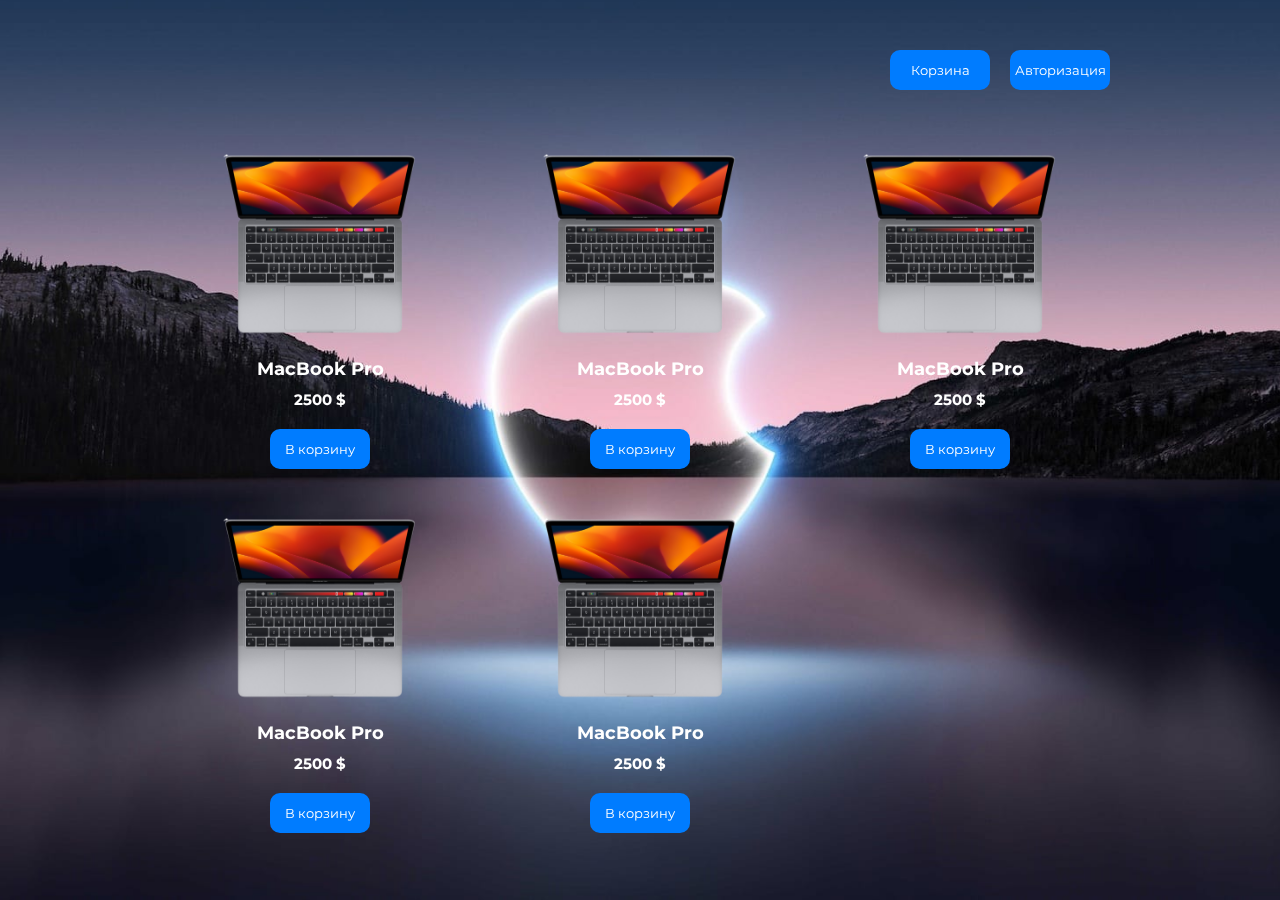
<file: lab_6_2/lab 6(2)/index.html>
<!DOCTYPE html>
<html lang="en">
<head>
    <meta charset="UTF-8">
    <meta http-equiv="X-UA-Compatible" content="IE=edge">
    <meta name="viewport" content="width=device-width, initial-scale=1.0">
    <link rel="stylesheet" href="style.css">
    <title>Store</title>
</head>
<body>
    <div class="scene">
        <div class="layer layer-bg"></div>
    </div>
    <div class="wrapper">
        <div class="wrapper__buttons">
            <div class="wrapper__basket"></div>
            <div class="wrapper__auth" onclick="location.href='authPage/authForm.html'"></div>
        </div>
        <div class="wrapper__products"></div>
    </div>
    <script src="./js/service/buttonService.js"></script>
    <script src="./js/service/productService.js"></script>
    <script src="./js/currency.js"></script>
    <script src="./js/product.js"></script>
    <script src="./js/button.js"></script>
    <script src="./js/catalog.js"></script>
    <script src="index.js"></script>
</body>
</html>
</file>
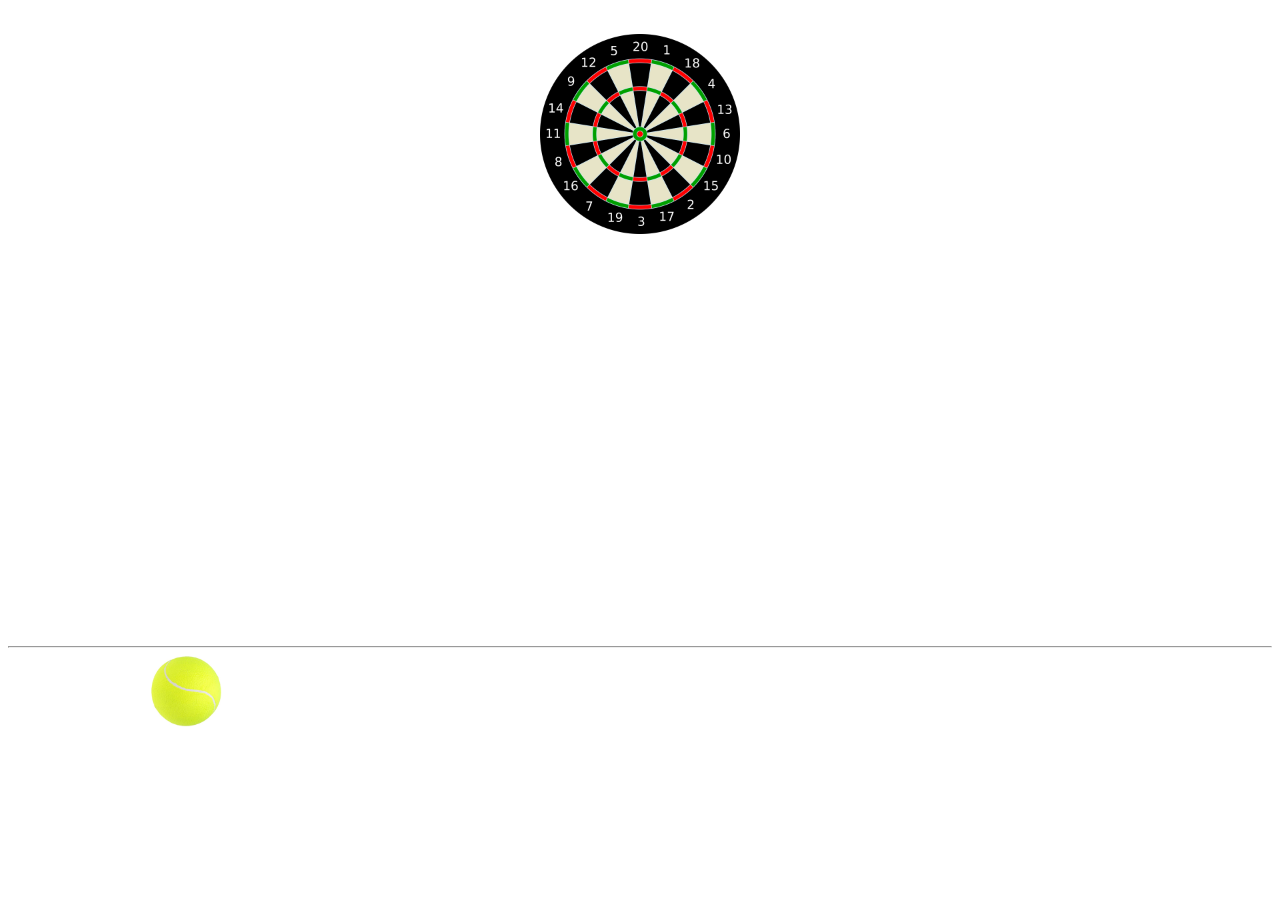
<file: labJS/darts/index.html>
<!DOCTYPE html>
<html lang="en">
<head>
    <meta charset="UTF-8">
    <meta http-equiv="X-UA-Compatible" content="IE=edge">
    <meta name="viewport" content="width=device-width, initial-scale=1.0">
    <link rel="stylesheet" href="style.css">
    <title>Darts</title>
</head>
<body>
    <div class="field">
        <img class="board" src="board.png" alt="board">
    </div>
    <hr class="line">
    <img class="ball" src="ball.jpg" alt="ball">
    <div class="zone"></div>
    <script src="script.js"></script>
</body>
</html>
</file>
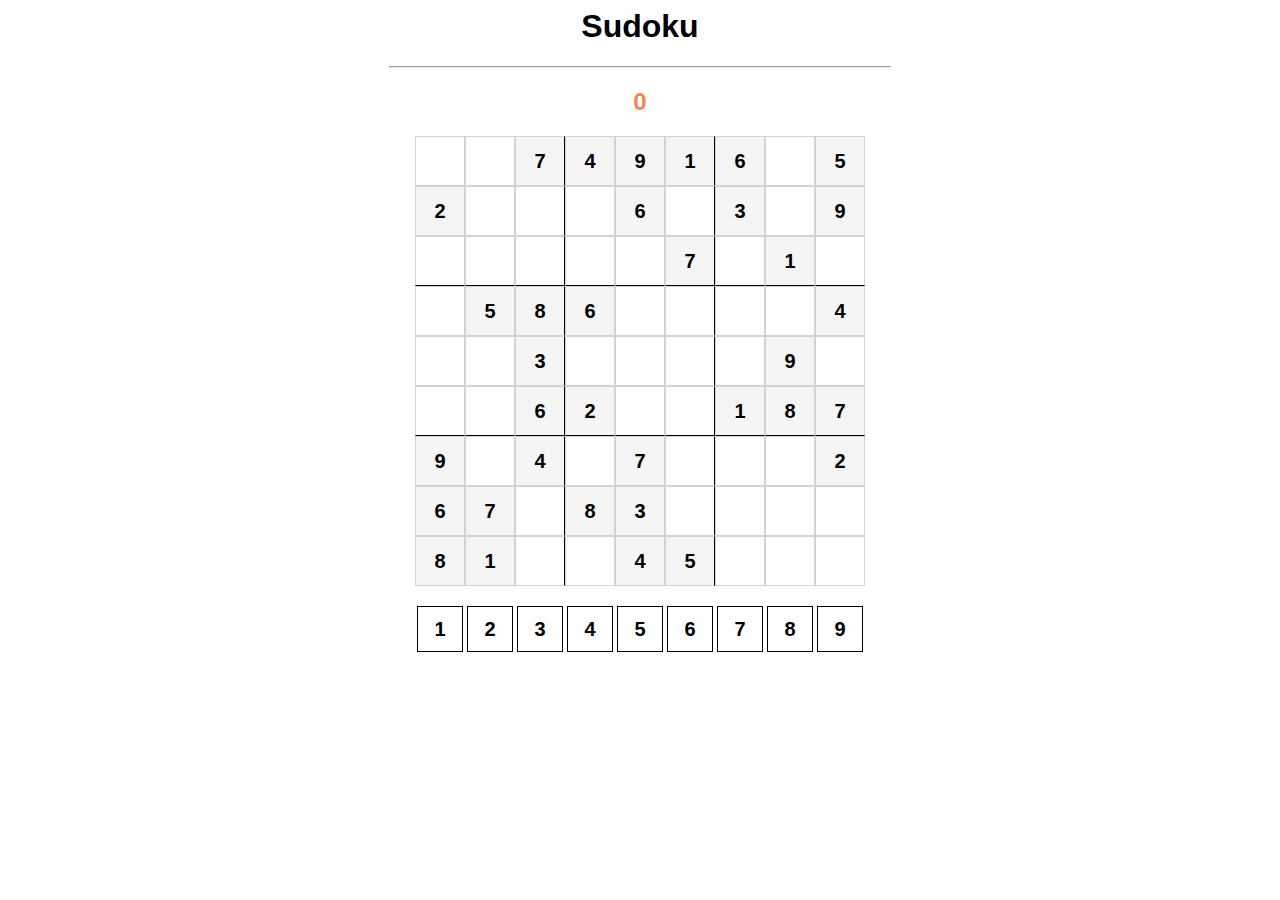
<file: labJS/Sudoku/index.html>
<html>
  <head>
    <meta charset="UTF-8" />
    <meta
      name="viewport"
      content="width=device-width initial-scale=1.0 user-scalable=no"
    />
    <title>Sudoku</title>
    <link rel="stylesheet" href="sudoku.css" />
  </head>
  <body>
    <h1>Sudoku</h1>
    <hr />
    <h2 id="errors">0</h2>
    <div id="board"></div>
    <br />
    <div id="digits"></div>
    <script src="sudoku.js"></script>
    <script src="shapes.js"></script>
  </body>
</html>
</file>
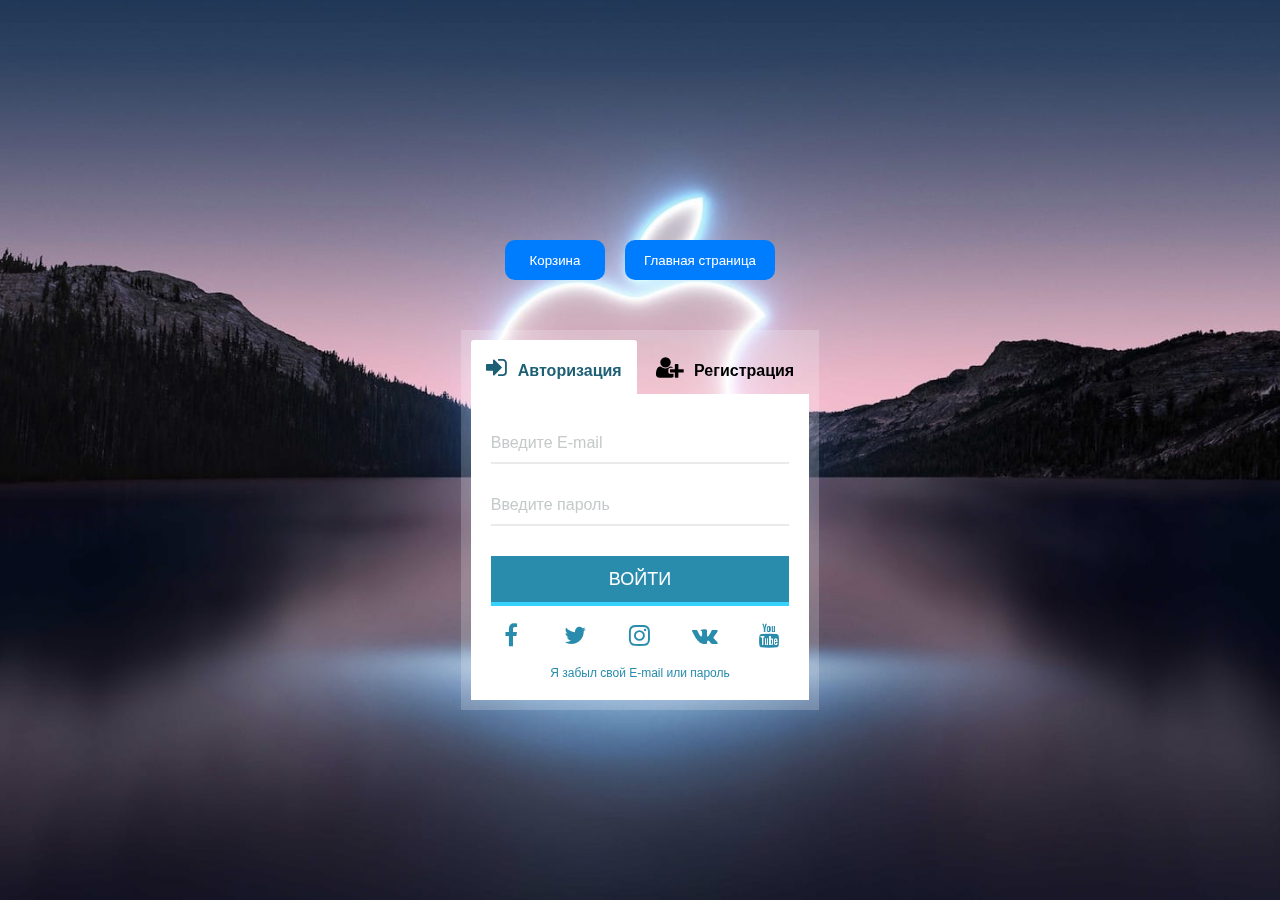
<file: lab_6_2/lab 6(2)/authPage/authForm.html>
<!DOCTYPE html>
<html lang="en">
<head>
    <meta charset="UTF-8">
    <title>Auth</title>
    <link href="https://maxcdn.bootstrapcdn.com/font-awesome/4.7.0/css/font-awesome.min.css" rel="stylesheet">
    <link rel="stylesheet" href="authForm.css">
</head>
<body>
<div class="scene">
    <div class="layer layer-bg"></div>
</div>
<div class="dws-wrapper">
    <div class="wrapper__buttons">
        <div class="wrapper__basket"></div>
        <div class="wrapper__main" onclick="location.href='../index.html'"></div>
    </div>
    <div class="dws-form">
        <input type="radio" id="tab-1" name="tabs" checked>
        <label class="tab" for="tab-1" title="Вкладка 1">Авторизация</label>

        <input type="radio" name="tabs" id="tab-2">
        <label class="tab" for="tab-2" title="Вкладка 2">Регистрация</label>

        <form id="form-1" class="tab-form">
            <div class="box-input">
                <input class="input" type="text" required>
                <label>Введите E-mail</label>
            </div>

            <div class="box-input">
                <input class="input" type="password" required>
                <label>Введите пароль</label>
            </div>

            <a href="#" class="button">Войти</a>
            <ul class="social">
                <li><a href="#"><div><i class="fa fa-facebook"></i></div></a></li>
                <li><a href="#"><div><i class="fa fa-twitter"></i></div></a></li>
                <li><a href="#"><div><i class="fa fa-instagram"></i></div></a></li>
                <li><a href="#"><div><i class="fa fa-vk"></i></div></a></li>
                <li><a href="#"><div><i class="fa fa-youtube"></i></div></a></li>
            </ul>
            <a href="#">Я забыл свой E-mail или пароль</a>
        </form>

        <form id="form-2" class="tab-form">
            <input class="input" type="text" placeholder="Введите свое имя">
            <input class="input" type="text" placeholder="Введите свою фамилию">
            <input class="input" type="date" placeholder="">
            <input class="input" type="email" placeholder="Введите E-mail адрес">
            <input class="input" type="password" placeholder="Введите пароль">
            <a href="#" class="button">Регистрация</a>

            <div class="recover">
                <input type="checkbox" id="ckbox">
                <label for="ckbox">Ознакомлен(-а) и принимаю <a href="#">условия регистрации</a></label>
            </div>
        </form>
    </div>
    <script src="../js/button.js"></script>
    <script src="../js/service/buttonService.js"></script>
    <script src="authForm.js"></script>
</div>
</body>
</html>
</file>
<file: lab_6_2/lab 6(2)/style.css>
@import url('https://fonts.googleapis.com/css2?family=Montserrat&display=swap');

* {
    margin: 0;
    padding: 0;
    font-family: 'Montserrat', sans-serif;
}

h2 {
    font-size: 18px;
}

h3 {
    font-size: 15px;
    margin: 10px 0px;
}

body {
    display: flex;
    justify-content: center;
}

.wrapper {
    width: 75%;
    display: flex;
    flex-direction: column;
}

.wrapper__basket {
    display: flex;
    justify-content: flex-end;
}

.wrapper__products {
    width: 100%;
    display: grid;
    grid-template-columns: repeat(3, 1fr);
}

.product {
    text-align: center;
    margin-bottom: 25px;
    perspective: 1000px;
    transform-style: preserve-3d;
}

.product img {
    display: block;
    margin-left: auto;
    margin-right: auto;
    width: 70%;
    margin-bottom: 10px;
    transition: transform .2s;
}

button {
    border: none;
    border-radius: 10px;
    color: white;
    transition: .5s;
    margin: 10px;
}

button:hover {
    cursor: pointer;
    color: rgb(205, 205, 205);
}

.basket, .auth {
    margin: 50px 10px;
}
h2, h3 {
    color: white;
}
.wrapper__buttons {
    display: flex;
    justify-content: flex-end;
}

body {
    margin: 0;
}

* {
    box-sizing: border-box;
}

.scene {
    position: fixed;
    left: 0;
    top: 0;
    bottom: 0;
    right: 0;
    min-height: 100vh;
    z-index: -1;
}

.layer {
    position: absolute;
    left: -5%;
    top: -10%;
    width: 110%;
    height: 110%;
}

.layer-bg {
    background: url("assets/Mac.jpg") center no-repeat;
    background-size: cover;
}
</file>
<file: labJS/darts/style.css>
.line {
  background-color: red;
  position: relative;
}

.ball {
  width: 70px;
  transform: rotate(90deg);
  position: absolute;
  left: 95%;
}

.ball:hover {
  cursor: pointer;
}

.field {
  height: 70vh;
  position: relative;
}

.zone {
  height: 25vh;
}

.board {
  width: 200px;
  position: absolute;
  top: 20%;
  left: 50%;
  transform: translate(-50%, -50%);
}
</file>
<file: labJS/Sudoku/sudoku.css>
body {
    font-family: Arial, Helvetica, sans-serif;
    text-align: center;
}

hr {
    width: 500px;
}

#errors {
    color: coral;
}

#board {
    width: 450px;
    height: 450px;

    margin: 0 auto;
    display: flex;
    flex-wrap: wrap;
}

.tile {
    width: 48px; 
    height: 48px;
    border: 1px solid lightgray;

    /* Text */
    font-size: 20px;
    font-weight: bold;
    display: flex;
    justify-content: center;
    align-items: center;
}

#digits {
    width: 450px;
    height: 50px;

    margin: 0 auto;
    display: flex;
    flex-wrap: wrap;
}

.number {
    width: 44px; 
    height: 44px;
    border: 1px solid black;
    margin: 2px;

    /* Text */
    font-size: 20px;
    font-weight: bold;
    display: flex;
    justify-content: center;
    align-items: center;
}

.number-selected {
    background-color: gray;
}

.tile-start {
    background-color: whitesmoke;
}

.horizontal-line {
    border-bottom: 1px solid black;
}

.vertical-line {
    border-right: 1px solid black;
}
</file>
<file: lab_6_2/lab 6(2)/authPage/authForm.css>
body {
    margin: 0;
    padding: 0;
    font-family: Roboto, sans-serif;
    -webkit-background-size: cover;
    background-size: cover;
}

.dws-wrapper {
    display: flex;
    height: 100vh;
    justify-content: center;
    align-items: center;
    flex-direction: column;
}

.dws-form {
    background-color: rgba(255, 255, 255, 0.2);
    padding: 10px;
}
.dws-form a {
    text-decoration: none;
    transition: .5s;
    color: #298cad;
}
.dws-form a:hover {
    color: #36d2ff;
}
.dws-form ul {
    list-style: none;
    padding: 0;
    margin: 0;
}
.dws-form input {
    display: block;
    width: 100%;
}
.tab-form {
    background-color: #fff;
    display: none;
    padding: 30px 20px 20px;
}
.tab-form.active,
#tab-1:checked ~ #form-1,
#tab-2:checked ~ #form-2 {
    display: block;
}
label.tab {
    color: black;
    font-weight: 600;
    padding: 15px;
    display: inline-block;
    border-radius: 3px 3px 0 0;
    margin-bottom: -1px;
    cursor: pointer;
}
label.tab.active,
input[name="tabs"]:checked + label {
    background-color: #fff;
    color: #1d5f75;
}
input[name="tabs"] {
    display: none;
}

.tab::before {
    content: '\f090';
    font-family: 'FontAwesome', sans-serif;
    font-size: 24px;
    margin-right: 11px;
    font-weight: normal;
}
.tab[for*='2']::before {
    content: '\f234';
}

.input {
    font-size: 16px;
    border: 2px solid #e9eaea;
    padding: 12px 14px;
    box-sizing: border-box;
    margin-bottom: 22px;
    color: #1e8da6;
    outline: none;
}

::-webkit-input-placeholder {color:#c4c9c9;}
::-moz-placeholder          {color:#298cad;}
:-moz-placeholder           {color:#298cad;}
:-ms-input-placeholder      {color:#298cad;}

.social {
    display: flex;
    justify-content: space-between;
    font-size: 24px;
}
.social a {
    width: 40px;
    height: 40px;
    display: block;
    line-height: 40px;
    text-align: center;
    position: relative;
}
.social li a::before,
.social li a::after {
    content: '';
    position: absolute;
    background: #2fbae1;
    width: 100%;
    height: 1px;
    left: 0;
    transition: transform .5s;
    transform: scaleY(0);
}
.social li a::before {
    transform-origin: right;
}
.social li a::after {
    transform-origin: left;
}
.social li a:hover::before {
    transform: scaleX(0);
    transform-origin: left;
}
.social li a:hover::after {
    transform: scaleX(0);
    transform-origin: right;
}

.social li a div::before,
.social li a div::after {
    content: '';
    position: absolute;
    background: #2fbae1;
    width: 1px;
    height: 100%;
    transition: transform .5s;
    transform: scaleY(0);
}
.social li a div::before {
    left: 0;
    transform-origin: bottom;
}
.social li a div::after {
    right: 0;
    transform-origin: top;
}
.social li a:hover div::before {
    transform: scaleY(1);
    transform-origin: top;
}
.social li a:hover div::after {
    transform: scaleY(1);
    transform-origin: bottom;
}

.social + a {
    margin-top: 10px;
    display: block;
    font-size: 12px;
    text-align: center;
}

.box-input {
    position: relative;
}
.box-input input {
    border: none;
    border-bottom: 2px solid #e9eaea;
    padding: 10px 0;
}
.box-input label {
    position: absolute;
    top: 0;
    left: 0;
    padding-top: 10px;
    color: #c4c9c9;
    transition: .5s;
    pointer-events: none;
}
.box-input input:focus ~ label,
.box-input input:valid ~ label {
    top: -20px;
    font-size: 12px;
    color: #33d3fe;
}

a.button {
    background: #298cad;
    color: #ffffff;
    font-size: 18px;
    text-transform: uppercase;
    display: block;
    text-align: center;
    line-height: 46px;
    margin-top: 30px;
    margin-bottom: 10px;
    position: relative;
    z-index: 1;
    overflow: hidden;
    border-bottom: 4px solid #36d2ff;
}
a.button:hover {
    color: #ffffff;
}
.button::before, .button::after {
    content: "";
    display: block;
    width: 100%;
    height: 100%;
    background: #27bfdc;
    position: absolute;
    top: 0;
    left: -100%;
    transition: .3s;
    z-index: -1;
}
.button::after {
    background: #36d2ff;
    top: 100%;
    left: 0;
    transition-delay: .2s;
}
.button:hover::before {
    left: 0;
}
.button:hover::after {
    top: 0;
}

.recover {
    margin-top: 15px;
    font-size: 12px;
}
label[for='ckbox'] {
    cursor: pointer;
    padding-left: 35px;
    width: 250px;
    display: block;
    position: relative;
}
label[for='ckbox']::before {
    content: '';
    position: absolute;
    border: 2px solid #c4c9c9;
    width: 18px;
    height: 18px;
    top: 0;
    left: 0;
    border-radius: 3px;
    transition: .2s;
}
#ckbox:checked + label::before {
    border-top: 2px solid transparent;
    border-left: 2px solid transparent;
    border-right: 2px solid #408cc2;
    border-bottom: 2px solid #408cc2;
    transform: rotate(40deg);
    width: 12px;
    height: 22px;
    transform-origin: 100% 100%;
    top: -4px;
    left: -5px;
}
#ckbox:not(:checked),
#ckbox:checked {
    display: none;
}

.del {
    display: none;
}

button {
    border: none;
    border-radius: 10px;
    color: white;
    transition: .5s;
    margin: 10px;
}

button:hover {
    cursor: pointer;
    color: rgb(208, 208, 208);
}

.main, .basket {
    margin: 50px 10px;
}

.wrapper__buttons {
    display: flex;
    align-items: end;
}

body {
    margin: 0;
}

* {
    box-sizing: border-box;
}

.scene {
    position: fixed;
    left: 0;
    top: 0;
    bottom: 0;
    right: 0;
    min-height: 100vh;
    z-index: -1;
}

.layer {
    position: absolute;
    left: -5%;
    top: -10%;
    width: 110%;
    height: 110%;
}

.layer-bg {
    background: url("../assets/Mac.jpg") center no-repeat;
    background-size: cover;
}
</file>
